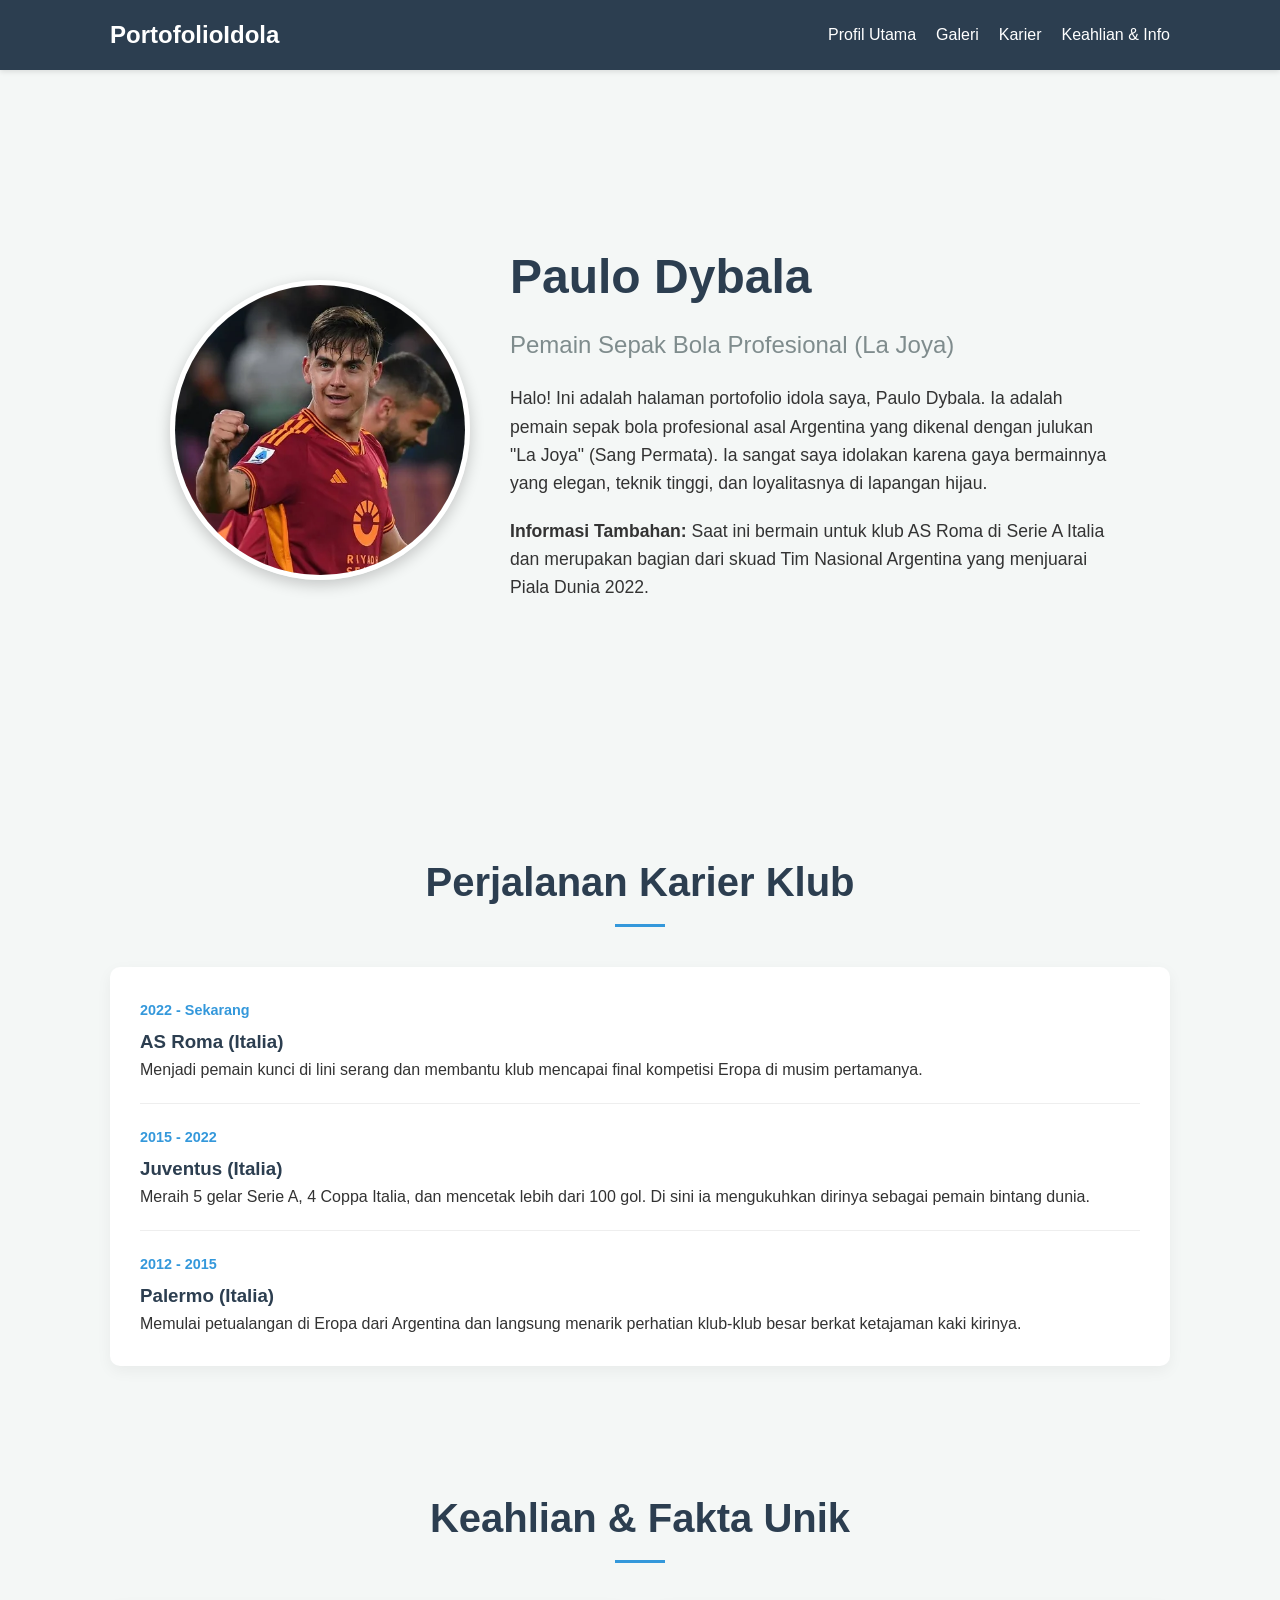
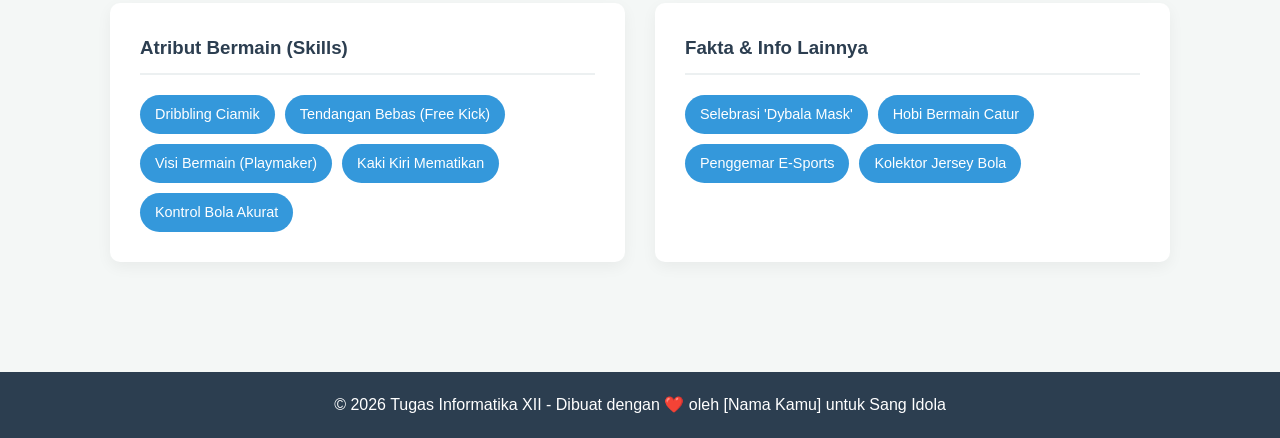
<file: index.html>
<!DOCTYPE html>
<html lang="id">
<head>
    <meta charset="UTF-8">
    <meta name="viewport" content="width=device-width, initial-scale=1.0">
    <title>Portofolio - Paulo Dybala</title>
    <link rel="stylesheet" href="css/style.css">
</head>
<body>

    <!-- Navigasi -->
    <header>
        <nav>
            <div class="logo">PortofolioIdola</div>
            <ul class="nav-links">
                <li><a href="index.html">Profil Utama</a></li>
                <li><a href="galeri.html">Galeri</a></li>
                <li><a href="#karier">Karier</a></li>
                <li><a href="#keahlian">Keahlian & Info</a></li>
            </ul>
        </nav>
    </header>

    <!-- Bagian Profil Singkat -->
    <section id="profil">
        <img src="assets/img/Paulo-Dybala.webp" alt="Foto Paulo Dybala" class="profile-img">
        
        <div class="profile-info">
            <h1>Paulo Dybala</h1>
            <h2>Pemain Sepak Bola Profesional (La Joya)</h2>
            <p>Halo! Ini adalah halaman portofolio idola saya, Paulo Dybala. Ia adalah pemain sepak bola profesional asal Argentina yang dikenal dengan julukan "La Joya" (Sang Permata). Ia sangat saya idolakan karena gaya bermainnya yang elegan, teknik tinggi, dan loyalitasnya di lapangan hijau.</p>
            <p><strong>Informasi Tambahan:</strong> Saat ini bermain untuk klub AS Roma di Serie A Italia dan merupakan bagian dari skuad Tim Nasional Argentina yang menjuarai Piala Dunia 2022.</p>
        </div>
    </section>

    <!-- Bagian Pendidikan & Pekerjaan diganti menjadi Karier -->
    <section id="karier">
        <h2 class="section-title">Perjalanan Karier Klub</h2>
        
        <div class="timeline-container">
            <div class="timeline-item">
                <span class="date">2022 - Sekarang</span>
                <h3>AS Roma (Italia)</h3>
                <p>Menjadi pemain kunci di lini serang dan membantu klub mencapai final kompetisi Eropa di musim pertamanya.</p>
            </div>
            
            <div class="timeline-item">
                <span class="date">2015 - 2022</span>
                <h3>Juventus (Italia)</h3>
                <p>Meraih 5 gelar Serie A, 4 Coppa Italia, dan mencetak lebih dari 100 gol. Di sini ia mengukuhkan dirinya sebagai pemain bintang dunia.</p>
            </div>

            <div class="timeline-item">
                <span class="date">2012 - 2015</span>
                <h3>Palermo (Italia)</h3>
                <p>Memulai petualangan di Eropa dari Argentina dan langsung menarik perhatian klub-klub besar berkat ketajaman kaki kirinya.</p>
            </div>
        </div>
    </section>

    <!-- Bagian Keahlian & Hobi -->
    <section id="keahlian">
        <h2 class="section-title">Keahlian & Fakta Unik</h2>
        
        <div class="skills-hobbies-container">
            <!-- Kotak Keahlian -->
            <div class="box">
                <h3>Atribut Bermain (Skills)</h3>
                <div class="tag-list">
                    <span class="tag">Dribbling Ciamik</span>
                    <span class="tag">Tendangan Bebas (Free Kick)</span>
                    <span class="tag">Visi Bermain (Playmaker)</span>
                    <span class="tag">Kaki Kiri Mematikan</span>
                    <span class="tag">Kontrol Bola Akurat</span>
                </div>
            </div>

            <!-- Kotak Hobi -->
            <div class="box">
                <h3>Fakta & Info Lainnya</h3>
                <div class="tag-list">
                    <span class="tag">Selebrasi 'Dybala Mask'</span>
                    <span class="tag">Hobi Bermain Catur</span>
                    <span class="tag">Penggemar E-Sports</span>
                    <span class="tag">Kolektor Jersey Bola</span>
                </div>
            </div>
        </div>
    </section>

    <!-- Footer -->
    <footer>
        <p>&copy; 2026 Tugas Informatika XII - Dibuat dengan ❤️ oleh [Nama Kamu] untuk Sang Idola</p>
    </footer>

</body>
</html>
</file>
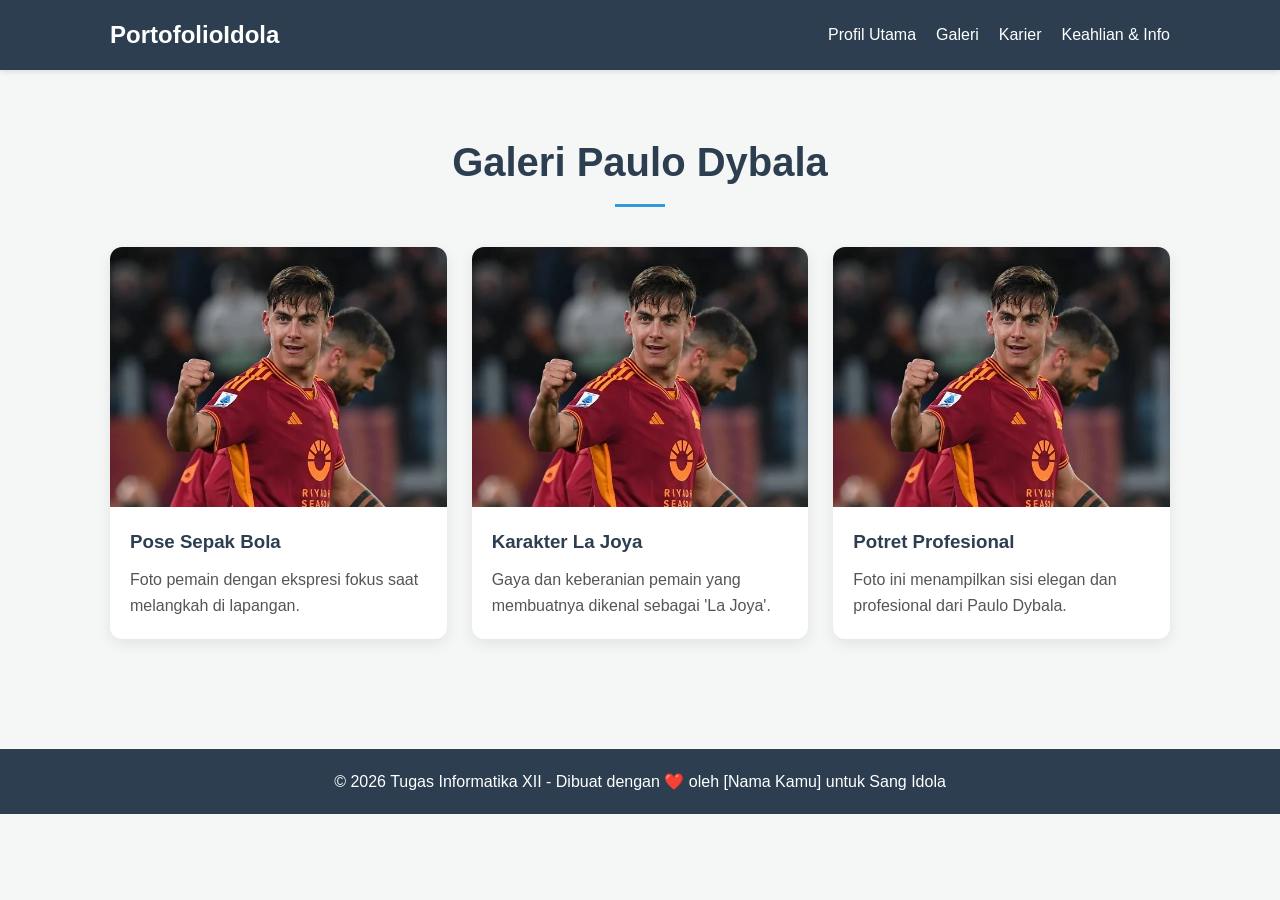
<file: galeri.html>
<!DOCTYPE html>
<html lang="id">
<head>
    <meta charset="UTF-8">
    <meta name="viewport" content="width=device-width, initial-scale=1.0">
    <title>Galeri - Paulo Dybala</title>
    <link rel="stylesheet" href="css/style.css">
</head>
<body>

    <header>
        <nav>
            <div class="logo">PortofolioIdola</div>
            <ul class="nav-links">
                <li><a href="index.html">Profil Utama</a></li>
                <li><a href="galeri.html">Galeri</a></li>
                <li><a href="index.html#karier">Karier</a></li>
                <li><a href="index.html#keahlian">Keahlian & Info</a></li>
            </ul>
        </nav>
    </header>

    <section class="gallery-section">
        <h2 class="section-title">Galeri Paulo Dybala</h2>

        <div class="gallery-grid">
            <div class="gallery-card">
                <img src="assets/img/Paulo-Dybala.webp" alt="Paulo Dybala foto 1">
                <div class="gallery-card-content">
                    <h3>Pose Sepak Bola</h3>
                    <p>Foto pemain dengan ekspresi fokus saat melangkah di lapangan.</p>
                </div>
            </div>

            <div class="gallery-card">
                <img src="assets/img/Paulo-Dybala.webp" alt="Paulo Dybala foto 2">
                <div class="gallery-card-content">
                    <h3>Karakter La Joya</h3>
                    <p>Gaya dan keberanian pemain yang membuatnya dikenal sebagai 'La Joya'.</p>
                </div>
            </div>

            <div class="gallery-card">
                <img src="assets/img/Paulo-Dybala.webp" alt="Paulo Dybala foto 3">
                <div class="gallery-card-content">
                    <h3>Potret Profesional</h3>
                    <p>Foto ini menampilkan sisi elegan dan profesional dari Paulo Dybala.</p>
                </div>
            </div>
        </div>
    </section>

    <footer>
        <p>&copy; 2026 Tugas Informatika XII - Dibuat dengan ❤️ oleh [Nama Kamu] untuk Sang Idola</p>
    </footer>

</body>
</html>
</file>
<file: css/style.css>
* {
    margin: 0;
    padding: 0;
    box-sizing: border-box;
    font-family: 'Segoe UI', Tahoma, Geneva, Verdana, sans-serif;
}

html {
    scroll-behavior: smooth;
}

body {
    background-color: #f4f7f6;
    color: #333;
    line-height: 1.6;
}

header {
    background-color: #2c3e50;
    color: white;
    padding: 1rem 0;
    position: sticky;
    top: 0;
    z-index: 100;
    box-shadow: 0 2px 5px rgba(0, 0, 0, 0.1);
}

nav {
    max-width: 1100px;
    margin: 0 auto;
    display: flex;
    justify-content: space-between;
    align-items: center;
    padding: 0 20px;
}

.logo {
    font-size: 1.5rem;
    font-weight: bold;
}

.nav-links {
    list-style: none;
    display: flex;
    gap: 20px;
    flex-wrap: wrap;
}

.nav-links a {
    color: white;
    text-decoration: none;
    font-weight: 500;
    transition: color 0.3s;
}

.nav-links a:hover {
    color: #3498db;
}

#profil {
    display: flex;
    align-items: center;
    justify-content: center;
    min-height: 80vh;
    padding: 50px 20px;
    max-width: 1100px;
    margin: 0 auto;
    gap: 40px;
    flex-wrap: wrap;
}

.profile-img {
    width: 300px;
    height: 300px;
    border-radius: 50%;
    object-fit: cover;
    border: 5px solid white;
    box-shadow: 0 5px 15px rgba(0, 0, 0, 0.2);
}

.profile-info {
    max-width: 600px;
}

.profile-info h1 {
    font-size: 3rem;
    color: #2c3e50;
    margin-bottom: 10px;
}

.profile-info h2 {
    font-size: 1.5rem;
    color: #7f8c8d;
    font-weight: normal;
    margin-bottom: 20px;
}

.profile-info p {
    font-size: 1.1rem;
    margin-bottom: 20px;
}

section {
    padding: 60px 20px;
    max-width: 1100px;
    margin: 0 auto;
}

section h2.section-title {
    text-align: center;
    font-size: 2.5rem;
    color: #2c3e50;
    margin-bottom: 40px;
    position: relative;
}

section h2.section-title::after {
    content: '';
    display: block;
    width: 50px;
    height: 3px;
    background-color: #3498db;
    margin: 10px auto 0;
}

.timeline-container {
    background: white;
    padding: 30px;
    border-radius: 10px;
    box-shadow: 0 5px 15px rgba(0, 0, 0, 0.05);
}

.timeline-item {
    margin-bottom: 20px;
    padding-bottom: 20px;
    border-bottom: 1px solid #eee;
}

.timeline-item:last-child {
    border-bottom: none;
    margin-bottom: 0;
    padding-bottom: 0;
}

.timeline-item h3 {
    color: #2c3e50;
}

.timeline-item .date {
    color: #3498db;
    font-weight: bold;
    font-size: 0.9rem;
    margin-bottom: 5px;
    display: inline-block;
}

.skills-hobbies-container {
    display: flex;
    gap: 30px;
    flex-wrap: wrap;
}

.box {
    flex: 1;
    min-width: 300px;
    background: white;
    padding: 30px;
    border-radius: 10px;
    box-shadow: 0 5px 15px rgba(0, 0, 0, 0.05);
}

.box h3 {
    margin-bottom: 20px;
    color: #2c3e50;
    border-bottom: 2px solid #ecf0f1;
    padding-bottom: 10px;
}

.tag-list {
    display: flex;
    flex-wrap: wrap;
    gap: 10px;
}

.tag {
    background-color: #3498db;
    color: white;
    padding: 8px 15px;
    border-radius: 20px;
    font-size: 0.9rem;
}

.gallery-section {
    padding-top: 60px;
    padding-bottom: 60px;
}

.gallery-grid {
    display: grid;
    grid-template-columns: repeat(auto-fit, minmax(240px, 1fr));
    gap: 25px;
}

.gallery-card {
    background: white;
    border-radius: 12px;
    overflow: hidden;
    box-shadow: 0 5px 15px rgba(0, 0, 0, 0.08);
}

.gallery-card img {
    width: 100%;
    height: 260px;
    object-fit: cover;
    display: block;
}

.gallery-card-content {
    padding: 20px;
}

.gallery-card-content h3 {
    color: #2c3e50;
    margin-bottom: 10px;
}

.gallery-card-content p {
    color: #555;
}

footer {
    background-color: #2c3e50;
    color: white;
    text-align: center;
    padding: 20px 0;
    margin-top: 50px;
}

@media (max-width: 768px) {
    #profil {
        text-align: center;
        flex-direction: column;
    }

    .nav-links {
        display: none;
    }
}
</file>
